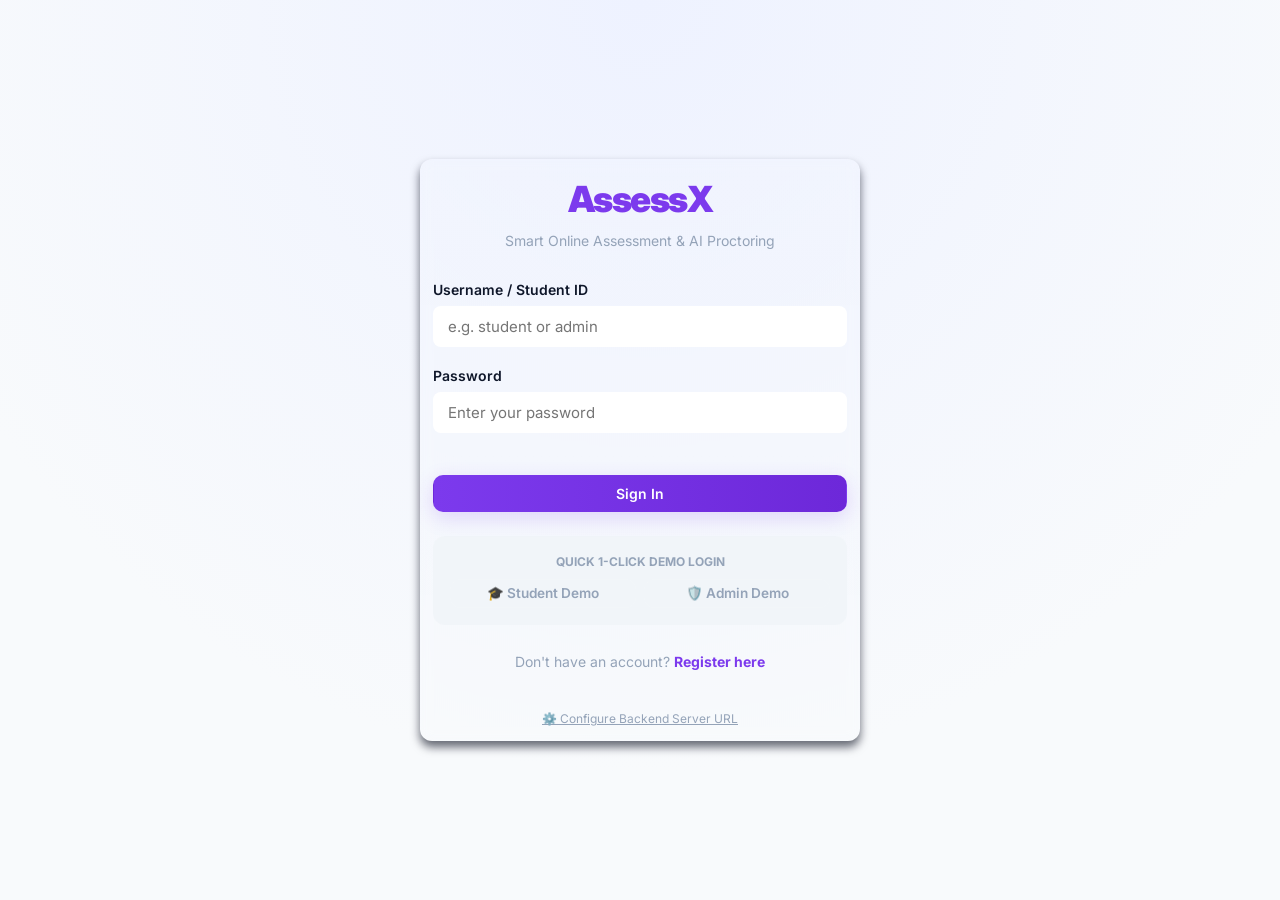
<file: frontend/index.html>
<!DOCTYPE html>
<html lang="en">
<head>
    <meta charset="UTF-8">
    <meta name="viewport" content="width=device-width, initial-scale=1.0">
    <title>AssessX - Smart Online Assessment & Proctoring System</title>
    <link href="https://fonts.googleapis.com/css2?family=Inter:wght@400;500;600;700;800;900&display=swap" rel="stylesheet">
    <link rel="stylesheet" href="css/style.css">
    <link rel="stylesheet" href="css/design-system.css">
</head>
<body>
    <div class="auth-container">
        <div class="card auth-card">
            <div class="auth-header">
                <div class="auth-logo">AssessX</div>
                <div class="auth-subtitle">Smart Online Assessment & AI Proctoring</div>
            </div>

            <div id="alertMessage" class="alert hidden"></div>

            <form id="loginForm">
                <div class="form-group">
                    <label class="form-label" for="username">Username / Student ID</label>
                    <input type="text" id="username" class="form-control" required placeholder="e.g. student or admin">
                </div>
                
                <div class="form-group">
                    <label class="form-label" for="password">Password</label>
                    <input type="password" id="password" class="form-control" required placeholder="Enter your password">
                </div>

                <button type="submit" class="btn btn-primary btn-block mt-3">Sign In</button>
            </form>

            <div class="quick-demo-box text-center">
                <div style="font-size: 0.75rem; font-weight: 700; color: var(--text-muted); text-transform: uppercase; margin-bottom: 0.5rem;">
                    Quick 1-Click Demo Login
                </div>
                <div class="flex gap-1">
                    <button type="button" id="quickStudentBtn" class="btn btn-outline btn-sm" style="flex: 1;">
                        🎓 Student Demo
                    </button>
                    <button type="button" id="quickAdminBtn" class="btn btn-outline btn-sm" style="flex: 1;">
                        🛡️ Admin Demo
                    </button>
                </div>
            </div>

            <div class="text-center mt-3">
                <a href="register.html" class="auth-subtitle">Don't have an account? <strong style="color: var(--primary);">Register here</strong></a>
            </div>

            <div class="text-center mt-3" style="font-size: 0.75rem; border-top: 1px dashed var(--border); padding-top: 0.75rem;">
                <button type="button" id="toggleServerSettingsBtn" style="background: transparent; border: none; font-size: 0.75rem; color: var(--text-muted); cursor: pointer; text-decoration: underline;">
                    ⚙️ Configure Backend Server URL
                </button>
                <div id="serverSettingsBox" class="hidden mt-2" style="background: #F8FAFC; border: 1px solid var(--border); border-radius: 0.375rem; padding: 0.625rem; text-align: left;">
                    <label class="form-label" style="font-size: 0.7rem; margin-bottom: 0.25rem;">Backend API URL (Render/Railway):</label>
                    <div class="flex gap-1">
                        <input type="text" id="apiBaseUrlInput" class="form-control" style="font-size: 0.75rem; padding: 0.3rem 0.5rem;" placeholder="https://assessx-backend.onrender.com/api/v1">
                        <button type="button" id="saveApiUrlBtn" class="btn btn-primary btn-sm" style="font-size: 0.75rem; padding: 0.3rem 0.6rem;">Save</button>
                    </div>
                    <span id="apiUrlSaveMsg" class="hidden" style="font-size: 0.7rem; color: var(--secondary); margin-top: 0.25rem; display: block;">Saved! Reloading...</span>
                </div>
            </div>
        </div>
    </div>

    <script src="js/api.js?v=3"></script>
    <script src="js/auth.js?v=3"></script>
    <script src="js/ui-components.js?v=1"></script>
    <script src="js/ux-enhance.js?v=1"></script>
</body>
</html>
</file>
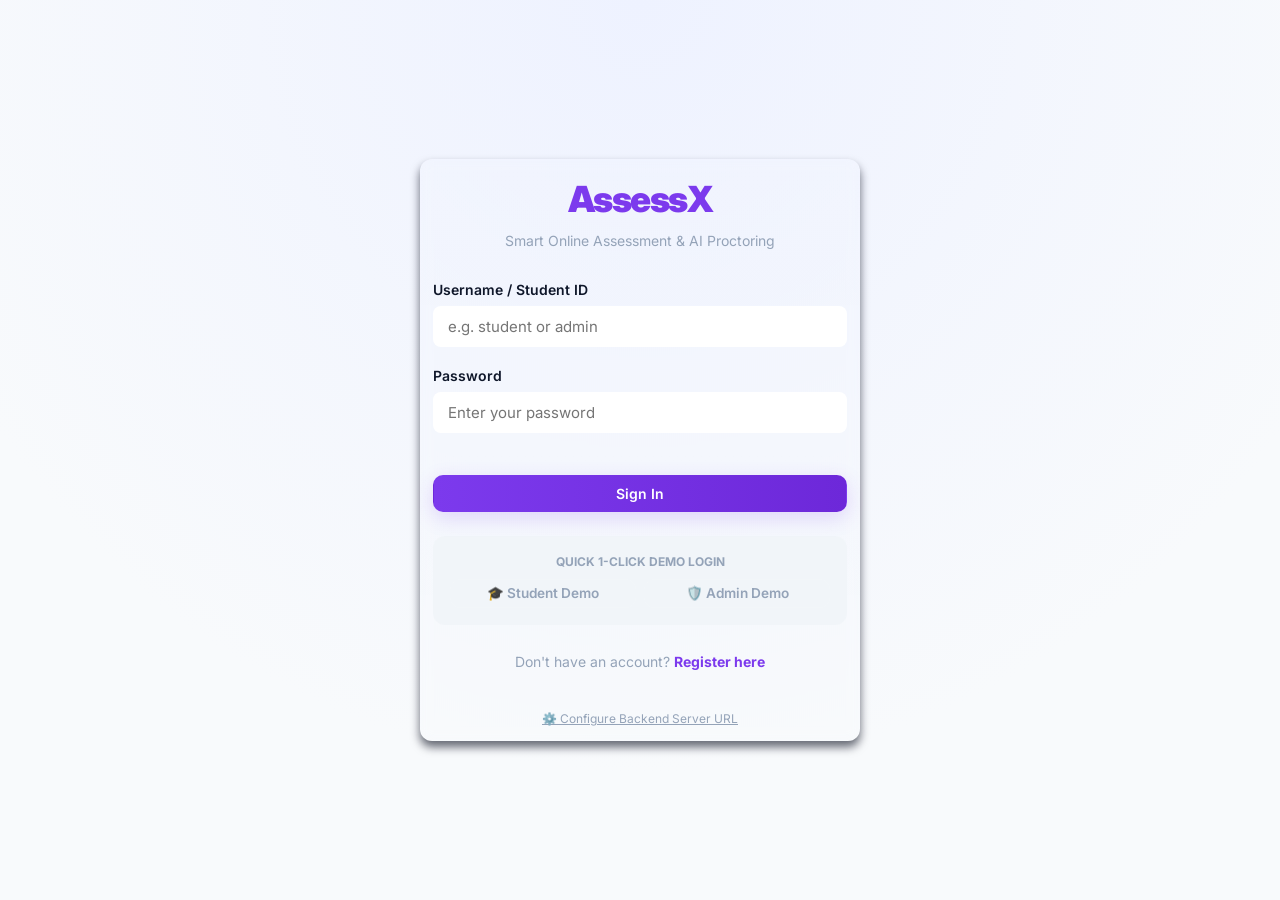
<file: frontend/admin-dashboard.html>
<!DOCTYPE html>
<html lang="en">
<head>
    <meta charset="UTF-8">
    <meta name="viewport" content="width=device-width, initial-scale=1.0">
    <title>Admin Dashboard - AssessX</title>
    <link href="https://fonts.googleapis.com/css2?family=Inter:wght@400;500;600;700;800&display=swap" rel="stylesheet">
    <link rel="stylesheet" href="css/style.css">
    <link rel="stylesheet" href="css/design-system.css">
</head>
<body>
    <nav class="navbar">
        <div class="container">
            <div class="nav-brand">
                <span>AssessX</span>
                <span class="badge badge-warning">Admin Console</span>
            </div>
            <div class="nav-user">
                <span id="adminName" style="font-weight: 600; font-size: 0.9rem;">Welcome, Admin</span>
                <button id="logoutBtn" class="btn btn-outline btn-sm">Logout</button>
            </div>
        </div>
    </nav>

    <div class="container mt-4 mb-4">
        <div class="flex justify-between items-center mb-3">
            <div>
                <h2>Examinations & Proctoring Oversight</h2>
                <p style="color: var(--text-muted); font-size: 0.9375rem;">Manage test configurations, review submissions, and monitor integrity logs</p>
            </div>
            <button id="openCreateModalBtn" class="btn btn-primary">
                + Create New Assessment
            </button>
        </div>

        <!-- Metrics Overview Grid -->
        <div class="grid grid-cols-4 mb-4">
            <div class="stat-card">
                <div class="stat-label">Active Assessments</div>
                <div class="stat-val" id="statAssessmentsCount">-</div>
            </div>
            <div class="stat-card">
                <div class="stat-label">Total Submissions</div>
                <div class="stat-val" id="statSubmissionsCount" style="color: var(--primary);">-</div>
            </div>
            <div class="stat-card">
                <div class="stat-label">Average Score</div>
                <div class="stat-val" id="statAvgScore" style="color: var(--secondary);">-</div>
            </div>
            <div class="stat-card">
                <div class="stat-label">Flagged Violations</div>
                <div class="stat-val" id="statViolationsCount" style="color: var(--danger);">-</div>
            </div>
        </div>

        <!-- Assessments Management -->
        <div class="card mb-4">
            <h3 class="mb-2">Configured Assessments</h3>
            <div class="table-responsive">
                <table style="width: 100%; border-collapse: collapse; text-align: left; font-size: 0.9rem;">
                    <thead>
                        <tr style="border-bottom: 2px solid var(--border); color: var(--text-muted);">
                            <th style="padding: 0.75rem;">Title</th>
                            <th style="padding: 0.75rem;">Category</th>
                            <th style="padding: 0.75rem;">Questions</th>
                            <th style="padding: 0.75rem;">Total Marks</th>
                            <th style="padding: 0.75rem;">Duration</th>
                            <th style="padding: 0.75rem; text-align: right;">Action</th>
                        </tr>
                    </thead>
                    <tbody id="assessmentsTableBody">
                        <tr>
                            <td colspan="6" class="text-center" style="padding: 1.5rem; color: var(--text-muted);">
                                Loading assessments...
                            </td>
                        </tr>
                    </tbody>
                </table>
            </div>
        </div>

        <!-- Candidate Submissions Log -->
        <div class="card">
            <h3 class="mb-2">Candidate Submissions & Proctoring Log</h3>
            <div class="table-responsive">
                <table style="width: 100%; border-collapse: collapse; text-align: left; font-size: 0.9rem;">
                    <thead>
                        <tr style="border-bottom: 2px solid var(--border); color: var(--text-muted);">
                            <th style="padding: 0.75rem;">Candidate Name</th>
                            <th style="padding: 0.75rem;">Assessment</th>
                            <th style="padding: 0.75rem;">Score</th>
                            <th style="padding: 0.75rem;">Status</th>
                            <th style="padding: 0.75rem;">Integrity Log</th>
                            <th style="padding: 0.75rem;">Submitted At</th>
                            <th style="padding: 0.75rem; text-align: right;">Scorecard</th>
                        </tr>
                    </thead>
                    <tbody id="adminSubmissionsTableBody">
                        <tr>
                            <td colspan="7" class="text-center" style="padding: 1.5rem; color: var(--text-muted);">
                                Loading submissions...
                            </td>
                        </tr>
                    </tbody>
                </table>
            </div>
        </div>
    </div>

    <!-- Create Assessment Modal -->
    <div id="createModal" class="modal-overlay hidden">
        <div class="modal-content" style="max-width: 700px;">
            <div class="flex justify-between items-center mb-3">
                <h3>Create New Assessment</h3>
                <button id="closeModalBtn" style="background: none; border: none; font-size: 1.5rem; cursor: pointer;">&times;</button>
            </div>

            <form id="createAssessmentForm">
                <div class="form-group">
                    <label class="form-label" for="examTitleInput">Assessment Title *</label>
                    <input type="text" id="examTitleInput" class="form-control" required placeholder="e.g. Fullstack React & Node.js Assessment">
                </div>

                <div class="grid grid-cols-2 gap-2 mb-2">
                    <div class="form-group">
                        <label class="form-label" for="examCategoryInput">Category</label>
                        <input type="text" id="examCategoryInput" class="form-control" placeholder="e.g. Web Development">
                    </div>
                    <div class="form-group">
                        <label class="form-label" for="examDurationInput">Duration (Minutes) *</label>
                        <input type="number" id="examDurationInput" class="form-control" min="5" value="30" required>
                    </div>
                </div>

                <div class="form-group">
                    <label class="form-label" for="examDescriptionInput">Description</label>
                    <textarea id="examDescriptionInput" class="form-control" rows="2" placeholder="Brief summary of test topics"></textarea>
                </div>

                <div class="mb-3">
                    <div class="flex justify-between items-center mb-2">
                        <label class="form-label" style="margin-bottom: 0;">Questions *</label>
                        <button type="button" id="addQuestionBtn" class="btn btn-outline btn-sm">+ Add Question</button>
                    </div>
                    <div id="questionsContainer" class="flex flex-col gap-2">
                        <!-- Dynamic Question Blocks -->
                    </div>
                </div>

                <div class="flex gap-2 justify-between" style="border-top: 1px solid var(--border); padding-top: 1rem;">
                    <button type="button" id="cancelModalBtn" class="btn btn-outline">Cancel</button>
                    <button type="submit" class="btn btn-primary">Save Assessment</button>
                </div>
            </form>
        </div>
    </div>

    <script src="js/api.js?v=3"></script>
    <script src="js/admin.js?v=3"></script>
    <script src="js/ui-components.js?v=1"></script>
    <script src="js/ux-enhance.js?v=1"></script>
</body>
</html>
</file>
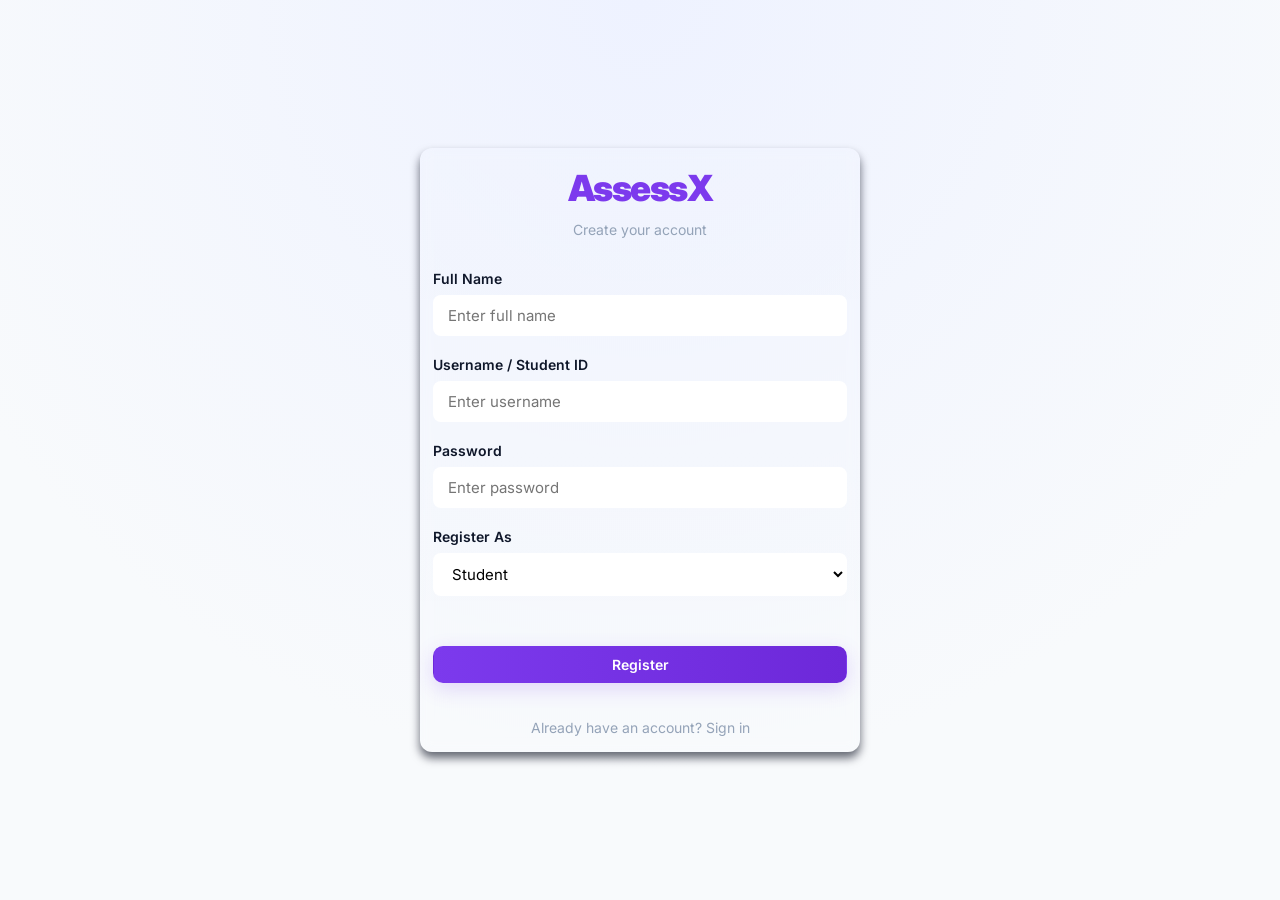
<file: frontend/register.html>
<!DOCTYPE html>
<html lang="en">
<head>
    <meta charset="UTF-8">
    <meta name="viewport" content="width=device-width, initial-scale=1.0">
    <title>Register - AssessX</title>
    <link href="https://fonts.googleapis.com/css2?family=Inter:wght@400;500;600;700&display=swap" rel="stylesheet">
    <link rel="stylesheet" href="css/style.css">
    <link rel="stylesheet" href="css/design-system.css">
</head>
<body>
    <div class="auth-container">
        <div class="card auth-card">
            <div class="auth-header">
                <div class="auth-logo">AssessX</div>
                <div class="auth-subtitle">Create your account</div>
            </div>

            <div id="alertMessage" class="alert hidden"></div>

            <form id="registerForm">
                <div class="form-group">
                    <label class="form-label" for="name">Full Name</label>
                    <input type="text" id="name" class="form-control" required placeholder="Enter full name">
                </div>

                <div class="form-group">
                    <label class="form-label" for="username">Username / Student ID</label>
                    <input type="text" id="username" class="form-control" required placeholder="Enter username">
                </div>
                
                <div class="form-group">
                    <label class="form-label" for="password">Password</label>
                    <input type="password" id="password" class="form-control" required placeholder="Enter password">
                </div>

                <div class="form-group">
                    <label class="form-label" for="role">Register As</label>
                    <select id="role" class="form-control" required>
                        <option value="student">Student</option>
                        <option value="admin">Admin</option>
                    </select>
                </div>

                <button type="submit" class="btn btn-primary btn-block mt-4">Register</button>
            </form>

            <div class="text-center mt-4">
                <a href="index.html" class="auth-subtitle">Already have an account? Sign in</a>
            </div>
        </div>
    </div>

    <script src="js/api.js?v=3"></script>
    <script src="js/auth.js?v=3"></script>
    <script src="js/ui-components.js?v=1"></script>
    <script src="js/ux-enhance.js?v=1"></script>
</body>
</html>
</file>
<file: frontend/css/style.css>
:root {
    --primary: #4F46E5;
    --primary-hover: #4338CA;
    --primary-light: #EEF2FF;
    --secondary: #10B981;
    --secondary-light: #ECFDF5;
    --bg-color: #F8FAFC;
    --card-bg: #FFFFFF;
    --text-color: #0F172A;
    --text-muted: #64748B;
    --danger: #EF4444;
    --danger-light: #FEF2F2;
    --warning: #F59E0B;
    --warning-light: #FFFBEB;
    --border: #E2E8F0;
    --shadow-sm: 0 1px 2px 0 rgba(0, 0, 0, 0.05);
    --shadow: 0 4px 6px -1px rgba(0, 0, 0, 0.1), 0 2px 4px -2px rgba(0, 0, 0, 0.05);
    --shadow-lg: 0 10px 25px -5px rgba(0, 0, 0, 0.1), 0 8px 10px -6px rgba(0, 0, 0, 0.04);
}

/* Coding workspace panels are created by exam.js for coding questions. */
.coding-mode .coding-editor-panel .code-editor-box { border-radius: 1rem; box-shadow: var(--shadow-sm); border: 1px solid #24324b; }
.coding-mode .coding-results-panel { margin-bottom: 1rem; border-radius: 1rem; }

/* Initial student dashboard and coding-workspace refresh */
.skip-link{position:absolute;left:1rem;top:-4rem;background:#111827;color:#fff;padding:.7rem 1rem;border-radius:.5rem;z-index:200}.skip-link:focus{top:1rem}.sr-only{position:absolute;width:1px;height:1px;padding:0;margin:-1px;overflow:hidden;clip:rect(0,0,0,0);white-space:nowrap;border:0}.student-dashboard{background:#f6f7fb}.dashboard-shell{padding-top:3rem;padding-bottom:4rem}.dashboard-hero{display:flex;justify-content:space-between;align-items:end;gap:2rem;margin-bottom:2rem}.dashboard-hero h1{font-size:clamp(2rem,4vw,3.25rem);max-width:700px}.dashboard-hero p:not(.eyebrow){max-width:610px;color:var(--text-muted);margin-top:.65rem}.eyebrow{font-size:.72rem;font-weight:800;letter-spacing:.12em;text-transform:uppercase;color:var(--primary);margin-bottom:.45rem}.dashboard-stats{display:grid;grid-template-columns:repeat(4,1fr);gap:1rem;margin-bottom:2.5rem}.metric-card{min-height:156px;border-radius:1rem;padding:1.25rem;background:#fff;border:1px solid var(--border);box-shadow:var(--shadow-sm);position:relative;overflow:hidden}.metric-card:after{content:"";position:absolute;width:94px;height:94px;border-radius:50%;right:-30px;bottom:-37px;background:currentColor;opacity:.07}.metric-card p,.metric-card small{display:block;color:var(--text-muted);font-size:.78rem}.metric-card strong{display:block;font-size:2rem;line-height:1.1;margin:.7rem 0;color:#172554}.metric-icon{font-weight:800}.metric-indigo{color:#4f46e5}.metric-green{color:#059669}.metric-amber{color:#d97706}.metric-slate{color:#475569}.dashboard-content-grid{display:grid;grid-template-columns:minmax(0,1fr) 310px;gap:1.5rem}.section-heading{display:flex;align-items:center;justify-content:space-between;margin-bottom:1rem}.section-heading h2{font-size:1.25rem}.assessment-grid{display:grid;grid-template-columns:repeat(2,minmax(0,1fr));gap:1rem}.assessment-card{background:#fff;border:1px solid var(--border);border-radius:1rem;padding:1.25rem;display:flex;flex-direction:column;gap:1rem;transition:transform .2s,box-shadow .2s}.assessment-card:hover{transform:translateY(-3px);box-shadow:var(--shadow)}.assessment-meta{display:flex;gap:.8rem;color:var(--text-muted);font-size:.8rem}.assessment-card h3{font-size:1.05rem}.assessment-card p{color:var(--text-muted);font-size:.85rem}.assessment-footer{display:flex;justify-content:space-between;align-items:center;margin-top:auto;padding-top:1rem;border-top:1px solid var(--border);font-size:.8rem}.attempts-panel,.insight-panel{background:#fff;border:1px solid var(--border);border-radius:1rem;padding:1.25rem;margin-top:2rem}.insight-panel{margin-top:0;align-self:start}.attempts-panel table{width:100%;border-collapse:collapse;font-size:.85rem}.attempts-panel th,.attempts-panel td{padding:.85rem;text-align:left;border-bottom:1px solid var(--border)}.attempts-panel th{font-size:.7rem;text-transform:uppercase;color:var(--text-muted);letter-spacing:.05em}.radar-wrap{display:grid;place-items:center;padding:.5rem}.skill-radar{width:230px}.radar-grid polygon,.radar-grid path{fill:none;stroke:#dbe2ef;stroke-width:1}.radar-value{fill:rgba(79,70,229,.24);stroke:#4f46e5;stroke-width:2}.skill-legend{list-style:none;margin:0}.skill-legend li{display:flex;align-items:center;gap:.5rem;padding:.55rem 0;border-bottom:1px solid #f1f5f9;font-size:.84rem}.skill-legend strong{margin-left:auto}.legend-dot{width:9px;height:9px;border-radius:50%}.indigo{background:#4f46e5}.green{background:#10b981}.amber{background:#f59e0b}.insight-tip{font-size:.82rem;color:var(--text-muted);margin-top:1rem;line-height:1.5}.skeleton{background:linear-gradient(90deg,#eef2f7 25%,#f8fafc 37%,#eef2f7 63%);background-size:400% 100%;animation:shimmer 1.3s infinite}.assessment-skeletons{display:grid;grid-template-columns:1fr 1fr;gap:1rem}.assessment-skeleton{height:220px;border-radius:1rem}.skeleton-line{height:20px;border-radius:.35rem}@keyframes shimmer{0%{background-position:100% 0}100%{background-position:-100% 0}}.coding-mode .exam-grid{max-width:1600px;margin:0 auto;grid-template-columns:minmax(250px,.8fr) minmax(440px,1.55fr) minmax(240px,.7fr);gap:1rem}.coding-mode .question-card{height:calc(100vh - 180px);overflow:auto;margin:0!important}.coding-mode #optionsContainer .code-editor-box{border-radius:1rem;box-shadow:var(--shadow-sm);border:1px solid #24324b}.coding-mode #optionsContainer .test-cases-panel{margin-top:1rem;border-radius:1rem}.coding-mode .proctor-widget,.coding-mode .card{border-radius:1rem}.coding-mode #terminalConsole{min-height:125px}.coding-mode .CodeMirror{height:calc(100vh - 390px)!important;min-height:340px}@media(max-width:980px){.dashboard-stats{grid-template-columns:repeat(2,1fr)}.dashboard-content-grid{grid-template-columns:1fr}.insight-panel{margin-top:0}.coding-mode .exam-grid{grid-template-columns:1fr}.coding-mode .question-card{height:auto}.coding-mode .CodeMirror{height:340px!important}}@media(max-width:620px){.dashboard-hero{align-items:start;flex-direction:column}.dashboard-stats,.assessment-grid,.assessment-skeletons{grid-template-columns:1fr}.dashboard-shell{padding-top:2rem}.metric-card{min-height:132px}}

* {
    margin: 0;
    padding: 0;
    box-sizing: border-box;
    font-family: 'Inter', -apple-system, BlinkMacSystemFont, 'Segoe UI', Roboto, sans-serif;
}

body {
    background-color: var(--bg-color);
    color: var(--text-color);
    line-height: 1.5;
    min-height: 100vh;
}

/* Typography */
h1, h2, h3, h4, h5 {
    font-weight: 700;
    color: var(--text-color);
    letter-spacing: -0.02em;
}

a {
    color: var(--primary);
    text-decoration: none;
    transition: color 0.15s;
}

a:hover {
    color: var(--primary-hover);
}

/* Layout Utilities */
.container {
    max-width: 1200px;
    margin: 0 auto;
    padding: 0 1.25rem;
}

.flex { display: flex; }
.flex-col { display: flex; flex-direction: column; }
.items-center { align-items: center; }
.justify-between { justify-content: space-between; }
.justify-center { justify-content: center; }
.gap-1 { gap: 0.5rem; }
.gap-2 { gap: 1rem; }
.gap-3 { gap: 1.5rem; }
.gap-4 { gap: 2rem; }
.text-center { text-align: center; }
.hidden { display: none !important; }

.mt-1 { margin-top: 0.5rem; }
.mt-2 { margin-top: 1rem; }
.mt-3 { margin-top: 1.5rem; }
.mt-4 { margin-top: 2rem; }
.mb-1 { margin-bottom: 0.5rem; }
.mb-2 { margin-bottom: 1rem; }
.mb-3 { margin-bottom: 1.5rem; }
.mb-4 { margin-bottom: 2rem; }

/* Grid Layouts */
.grid { display: grid; gap: 1.5rem; }
.grid-cols-2 { grid-template-columns: repeat(auto-fit, minmax(320px, 1fr)); }
.grid-cols-3 { grid-template-columns: repeat(auto-fit, minmax(260px, 1fr)); }
.grid-cols-4 { grid-template-columns: repeat(auto-fit, minmax(200px, 1fr)); }

/* Navbar */
.navbar {
    background: var(--card-bg);
    border-bottom: 1px solid var(--border);
    padding: 0.875rem 0;
    box-shadow: var(--shadow-sm);
    position: sticky;
    top: 0;
    z-index: 50;
}

.nav-brand {
    font-size: 1.35rem;
    font-weight: 800;
    color: var(--primary);
    display: flex;
    align-items: center;
    gap: 0.5rem;
}

.nav-user {
    display: flex;
    align-items: center;
    gap: 1rem;
}

/* Cards */
.card {
    background-color: var(--card-bg);
    border: 1px solid var(--border);
    border-radius: 0.75rem;
    box-shadow: var(--shadow-sm);
    padding: 1.5rem;
    transition: transform 0.2s ease, box-shadow 0.2s ease;
}

.card:hover {
    box-shadow: var(--shadow);
}

.stat-card {
    background: var(--card-bg);
    border: 1px solid var(--border);
    border-radius: 0.75rem;
    padding: 1.25rem;
    box-shadow: var(--shadow-sm);
}

.stat-val {
    font-size: 1.875rem;
    font-weight: 800;
    color: var(--text-color);
    margin-top: 0.25rem;
}

.stat-label {
    color: var(--text-muted);
    font-size: 0.8125rem;
    text-transform: uppercase;
    letter-spacing: 0.05em;
    font-weight: 600;
}

/* Buttons */
.btn {
    display: inline-flex;
    align-items: center;
    justify-content: center;
    padding: 0.625rem 1.25rem;
    border-radius: 0.5rem;
    font-weight: 600;
    font-size: 0.875rem;
    cursor: pointer;
    border: 1px solid transparent;
    transition: all 0.15s ease;
    text-align: center;
    gap: 0.5rem;
}

.btn-primary {
    background-color: var(--primary);
    color: #FFFFFF;
}

.btn-primary:hover {
    background-color: var(--primary-hover);
    transform: translateY(-1px);
    box-shadow: var(--shadow);
}

.btn-secondary {
    background-color: var(--secondary);
    color: #FFFFFF;
}

.btn-secondary:hover {
    background-color: #059669;
}

.btn-danger {
    background-color: var(--danger);
    color: #FFFFFF;
}

.btn-danger:hover {
    background-color: #DC2626;
}

.btn-outline {
    background-color: transparent;
    border-color: var(--border);
    color: var(--text-color);
}

.btn-outline:hover {
    background-color: var(--bg-color);
    border-color: var(--text-muted);
}

.btn-sm {
    padding: 0.375rem 0.75rem;
    font-size: 0.8125rem;
}

.btn-block {
    display: flex;
    width: 100%;
}

/* Forms */
.form-group {
    margin-bottom: 1.125rem;
}

.form-label {
    display: block;
    margin-bottom: 0.375rem;
    font-weight: 600;
    font-size: 0.875rem;
    color: var(--text-color);
}

.form-control {
    width: 100%;
    padding: 0.625rem 0.875rem;
    border: 1px solid var(--border);
    border-radius: 0.5rem;
    outline: none;
    font-size: 0.9375rem;
    background-color: #FFFFFF;
    transition: border-color 0.15s, box-shadow 0.15s;
}

.form-control:focus {
    border-color: var(--primary);
    box-shadow: 0 0 0 3px rgba(79, 70, 229, 0.15);
}

/* Badges */
.badge {
    display: inline-flex;
    align-items: center;
    padding: 0.25rem 0.625rem;
    font-size: 0.75rem;
    font-weight: 700;
    border-radius: 9999px;
}

.badge-primary { background-color: var(--primary-light); color: var(--primary); }
.badge-success { background-color: var(--secondary-light); color: var(--secondary); }
.badge-warning { background-color: var(--warning-light); color: var(--warning); }
.badge-danger { background-color: var(--danger-light); color: var(--danger); }

/* Alerts */
.alert {
    padding: 0.875rem 1.125rem;
    border-radius: 0.5rem;
    margin-bottom: 1.25rem;
    font-size: 0.875rem;
    font-weight: 500;
    display: flex;
    align-items: center;
    gap: 0.5rem;
}

.alert-danger {
    background-color: var(--danger-light);
    color: #991B1B;
    border: 1px solid #FCA5A5;
}

.alert-success {
    background-color: var(--secondary-light);
    color: #065F46;
    border: 1px solid #6EE7B7;
}

.alert-warning {
    background-color: var(--warning-light);
    color: #92400E;
    border: 1px solid #FCD34D;
}

/* Auth Layout */
.auth-container {
    min-height: 100vh;
    display: flex;
    align-items: center;
    justify-content: center;
    padding: 1.5rem;
    background: radial-gradient(circle at top, #EEF2FF 0%, var(--bg-color) 70%);
}

.auth-card {
    width: 100%;
    max-width: 440px;
    background: #FFFFFF;
    border-radius: 1rem;
    padding: 2.25rem;
    box-shadow: var(--shadow-lg);
}

.auth-header {
    text-align: center;
    margin-bottom: 1.75rem;
}

.auth-logo {
    font-size: 2.25rem;
    font-weight: 900;
    color: var(--primary);
    letter-spacing: -0.04em;
}

.auth-subtitle {
    color: var(--text-muted);
    font-size: 0.875rem;
    margin-top: 0.25rem;
}

.quick-demo-box {
    margin-top: 1.5rem;
    padding: 1rem;
    background: #F1F5F9;
    border-radius: 0.75rem;
    border: 1px dashed var(--border);
}

/* Exam Room Layout */
.exam-header {
    background: var(--card-bg);
    border-bottom: 1px solid var(--border);
    padding: 0.875rem 1.5rem;
    display: flex;
    justify-content: space-between;
    align-items: center;
    position: sticky;
    top: 0;
    z-index: 40;
}

.timer-badge {
    background: #1E293B;
    color: #38BDF8;
    padding: 0.5rem 1rem;
    border-radius: 9999px;
    font-family: 'Courier New', monospace;
    font-size: 1.125rem;
    font-weight: 700;
    display: inline-flex;
    align-items: center;
    gap: 0.5rem;
    box-shadow: 0 0 10px rgba(56, 189, 248, 0.2);
}

.exam-grid {
    display: grid;
    grid-template-columns: 1fr 320px;
    gap: 1.5rem;
    padding: 1.5rem 0;
}

@media (max-width: 900px) {
    .exam-grid { grid-template-columns: 1fr; }
}

.question-card {
    background: var(--card-bg);
    border-radius: 0.75rem;
    border: 1px solid var(--border);
    padding: 2rem;
    box-shadow: var(--shadow-sm);
}

.question-text {
    font-size: 1.15rem;
    font-weight: 600;
    color: var(--text-color);
    margin-bottom: 1.5rem;
}

.option-item {
    display: flex;
    align-items: center;
    gap: 1rem;
    padding: 1rem 1.25rem;
    border: 1.5px solid var(--border);
    border-radius: 0.625rem;
    margin-bottom: 0.875rem;
    cursor: pointer;
    transition: all 0.15s ease;
    background: #FFFFFF;
}

.option-item:hover {
    border-color: var(--primary);
    background: var(--primary-light);
}

.option-item.selected {
    border-color: var(--primary);
    background: #EEF2FF;
    font-weight: 600;
    box-shadow: 0 0 0 1px var(--primary);
}

.option-letter {
    width: 32px;
    height: 32px;
    border-radius: 50%;
    background: var(--bg-color);
    border: 1px solid var(--border);
    display: flex;
    align-items: center;
    justify-content: center;
    font-weight: 700;
    font-size: 0.875rem;
    color: var(--text-muted);
}

.option-item.selected .option-letter {
    background: var(--primary);
    color: #FFFFFF;
    border-color: var(--primary);
}

/* Palette / Navigation */
.palette-grid {
    display: grid;
    grid-template-columns: repeat(5, 1fr);
    gap: 0.5rem;
    margin-top: 1rem;
}

.palette-btn {
    height: 40px;
    display: flex;
    align-items: center;
    justify-content: center;
    border-radius: 0.375rem;
    border: 1px solid var(--border);
    background: #FFFFFF;
    font-weight: 600;
    font-size: 0.875rem;
    cursor: pointer;
    transition: all 0.15s ease;
}

.palette-btn.current {
    border: 2px solid var(--primary);
}

.palette-btn.answered {
    background: var(--secondary);
    color: #FFFFFF;
    border-color: var(--secondary);
}

.palette-btn.flagged {
    background: var(--warning);
    color: #FFFFFF;
    border-color: var(--warning);
}

/* Proctoring Sidebar Widget */
.proctor-widget {
    background: #0F172A;
    color: #F8FAFC;
    border-radius: 0.75rem;
    padding: 1rem;
    text-align: center;
    margin-bottom: 1.25rem;
}

.webcam-feed {
    width: 100%;
    height: 140px;
    background: #1E293B;
    border-radius: 0.5rem;
    display: flex;
    flex-direction: column;
    align-items: center;
    justify-content: center;
    margin: 0.75rem 0;
    border: 1px dashed #334155;
    position: relative;
    overflow: hidden;
}

.rec-dot {
    width: 8px;
    height: 8px;
    border-radius: 50%;
    background: #EF4444;
    display: inline-block;
    animation: pulse 1.5s infinite;
}

@keyframes pulse {
    0%, 100% { opacity: 1; transform: scale(1); }
    50% { opacity: 0.4; transform: scale(1.2); }
}

/* Result Scorecard */
.score-hero {
    background: linear-gradient(135deg, #1E1B4B 0%, #312E81 100%);
    color: #FFFFFF;
    border-radius: 1rem;
    padding: 2.5rem;
    text-align: center;
    box-shadow: var(--shadow-lg);
}

.score-circle {
    width: 130px;
    height: 130px;
    border-radius: 50%;
    border: 6px solid #38BDF8;
    display: flex;
    flex-direction: column;
    align-items: center;
    justify-content: center;
    margin: 1.5rem auto;
    background: rgba(255, 255, 255, 0.05);
}

.score-num {
    font-size: 2.25rem;
    font-weight: 900;
    line-height: 1;
}

/* Modal */
.modal-overlay {
    position: fixed;
    top: 0;
    left: 0;
    right: 0;
    bottom: 0;
    background: rgba(15, 23, 42, 0.6);
    backdrop-filter: blur(4px);
    display: flex;
    align-items: center;
    justify-content: center;
    z-index: 100;
    padding: 1rem;
}

.modal-content {
    background: #FFFFFF;
    border-radius: 1rem;
    max-width: 600px;
    width: 100%;
    max-height: 90vh;
    overflow-y: auto;
    padding: 2rem;
    box-shadow: var(--shadow-lg);
}

/* Exam Security & Lockdown Mode */
body.exam-lockdown {
    user-select: none !important;
    -webkit-user-select: none !important;
    -moz-user-select: none !important;
    -ms-user-select: none !important;
}

.phone-alert-flash {
    border: 3px solid #EF4444 !important;
    box-shadow: 0 0 20px rgba(239, 68, 68, 0.6) !important;
    animation: alertBorder 0.8s infinite alternate ease-in-out;
}

@keyframes alertBorder {
    from { border-color: #EF4444; }
    to { border-color: #FCD34D; }
}

.detection-canvas {
    position: absolute;
    top: 0;
    left: 0;
    width: 100%;
    height: 100%;
    pointer-events: none;
    z-index: 5;
}

.key-blocked-toast {
    position: fixed;
    bottom: 2rem;
    left: 50%;
    transform: translateX(-50%);
    background: #1E293B;
    color: #F87171;
    border: 1px solid #EF4444;
    padding: 0.75rem 1.5rem;
    border-radius: 9999px;
    font-size: 0.875rem;
    font-weight: 600;
    z-index: 1000;
    box-shadow: var(--shadow-lg);
    display: flex;
    align-items: center;
    gap: 0.5rem;
    animation: fadeInOut 3s forwards;
}

@keyframes fadeInOut {
    0% { opacity: 0; transform: translate(-50%, 10px); }
    15% { opacity: 1; transform: translate(-50%, 0); }
    85% { opacity: 1; transform: translate(-50%, 0); }
    100% { opacity: 0; transform: translate(-50%, -10px); }
}

.lockdown-overlay {
    position: fixed;
    top: 0;
    left: 0;
    right: 0;
    bottom: 0;
    background: rgba(15, 23, 42, 0.96);
    backdrop-filter: blur(8px);
    z-index: 9999;
    display: flex;
    flex-direction: column;
    align-items: center;
    justify-content: center;
    color: #FFFFFF;
    text-align: center;
    padding: 1.5rem;
}

/* ========================================================
   Live Code Editor & Terminal Console (Coding Questions)
   ======================================================== */
.code-editor-box {
    background: #0F172A;
    border: 1px solid #334155;
    border-radius: 0.75rem;
    overflow: hidden;
    margin-top: 1rem;
    box-shadow: var(--shadow-sm);
}

.code-editor-header {
    background: #1E293B;
    padding: 0.625rem 1rem;
    display: flex;
    justify-content: space-between;
    align-items: center;
    border-bottom: 1px solid #334155;
}

.lang-pill {
    background: #334155;
    color: #38BDF8;
    font-size: 0.75rem;
    font-weight: 700;
    padding: 0.2rem 0.6rem;
    border-radius: 9999px;
    text-transform: uppercase;
    letter-spacing: 0.05em;
    display: flex;
    align-items: center;
    gap: 0.35rem;
}

.code-textarea {
    width: 100%;
    min-height: 220px;
    background: #0F172A;
    color: #F8FAFC;
    font-family: 'Fira Code', 'Courier New', Consolas, monospace;
    font-size: 0.9375rem;
    line-height: 1.6;
    padding: 1rem;
    border: none;
    outline: none;
    resize: vertical;
    tab-size: 4;
}

.code-textarea:focus {
    box-shadow: inset 0 0 0 1px #6366F1;
}

.code-actions-bar {
    background: #1E293B;
    padding: 0.625rem 1rem;
    display: flex;
    justify-content: space-between;
    align-items: center;
    border-top: 1px solid #334155;
    flex-wrap: wrap;
    gap: 0.5rem;
}

.terminal-console {
    background: #090D16;
    color: #A7F3D0;
    font-family: 'Courier New', Consolas, monospace;
    font-size: 0.8125rem;
    padding: 0.875rem 1rem;
    border-top: 1px dashed #334155;
    max-height: 160px;
    overflow-y: auto;
    white-space: pre-wrap;
}

.terminal-console.error {
    color: #F87171;
}

.testcase-card {
    background: #1E293B;
    border: 1px solid #334155;
    border-radius: 0.5rem;
    padding: 0.75rem;
    font-size: 0.8125rem;
    color: #CBD5E1;
    margin-top: 0.5rem;
}

.testcase-card strong {
    color: #F8FAFC;
}

/* Question Type Selector Toggle */
.type-toggle-group {
    display: inline-flex;
    background: #F1F5F9;
    border-radius: 0.5rem;
    padding: 0.25rem;
    border: 1px solid var(--border);
    margin-bottom: 0.75rem;
}

.type-toggle-btn {
    padding: 0.35rem 0.875rem;
    font-size: 0.8125rem;
    font-weight: 600;
    border: none;
    border-radius: 0.375rem;
    background: transparent;
    cursor: pointer;
    color: var(--text-muted);
    transition: all 0.15s ease;
}

.type-toggle-btn.active {
    background: #FFFFFF;
    color: var(--primary);
    box-shadow: var(--shadow-sm);
}

/* Code Snippet in Result Scorecard */
.code-snippet-box {
    background: #0F172A;
    color: #E2E8F0;
    font-family: 'Courier New', Consolas, monospace;
    font-size: 0.875rem;
    padding: 1rem;
    border-radius: 0.5rem;
    overflow-x: auto;
    border: 1px solid #334155;
    line-height: 1.5;
    white-space: pre-wrap;
    margin-top: 0.5rem;
}

/* Motion & Micro-interactions */
@keyframes revealUp {
    from { opacity: 0; transform: translateY(12px) scale(0.995); }
    to   { opacity: 1; transform: translateY(0) scale(1); }
}

@keyframes floatSlow {
    0% { transform: translateY(0); }
    50% { transform: translateY(-6px); }
    100% { transform: translateY(0); }
}

.reveal-up {
    animation: revealUp 520ms cubic-bezier(.2,.9,.3,1) both;
}

.float-subtle { animation: floatSlow 6s ease-in-out infinite; }

/* Button ripple */
.btn { position: relative; overflow: hidden; }
.btn .ripple {
    position: absolute; border-radius: 50%; transform: scale(0); animation: ripple 600ms linear;
    background: rgba(255,255,255,0.35); pointer-events: none; mix-blend-mode: screen;
}
@keyframes ripple {
    to { transform: scale(4); opacity: 0; }
}

/* Reveal on-scroll (cards) */
.reveal-on-scroll { opacity: 0; transform: translateY(10px); transition: opacity 420ms ease, transform 420ms ease; }
.reveal-on-scroll.is-visible { opacity: 1; transform: translateY(0); }

/* Animated gradient hero for auth page */
.auth-hero-bg {
    background: linear-gradient(120deg, rgba(79,70,229,0.06), rgba(56,189,248,0.02));
    border-radius: 1rem;
    padding: 0.5rem;
}


/* ========================================================
   Responsive Media Queries: Desktop, Tablet, and Mobile
   ======================================================== */

/* Table Responsiveness */
.table-responsive {
    width: 100%;
    overflow-x: auto;
    -webkit-overflow-scrolling: touch;
}

.table-responsive::-webkit-scrollbar {
    height: 6px;
}

.table-responsive::-webkit-scrollbar-track {
    background: #F1F5F9;
    border-radius: 3px;
}

.table-responsive::-webkit-scrollbar-thumb {
    background: #CBD5E1;
    border-radius: 3px;
}

/* Tablets (iPad, portrait/landscape up to 1024px) */
@media (max-width: 1024px) {
    .container {
        padding: 0 1rem;
    }

    .grid-cols-4 {
        grid-template-columns: repeat(2, 1fr);
    }

    .grid-cols-3 {
        grid-template-columns: repeat(2, 1fr);
    }

    .exam-grid {
        grid-template-columns: 1fr;
        gap: 1.25rem;
    }

    .modal-content {
        max-width: 90%;
        padding: 1.75rem;
    }
}

/* Small Tablets & Large Mobiles (up to 768px) */
@media (max-width: 768px) {
    body {
        font-size: 0.9375rem;
    }

    .navbar {
        padding: 0.625rem 0;
    }

    .navbar .container {
        flex-direction: row;
        justify-content: space-between;
        align-items: center;
        flex-wrap: wrap;
        gap: 0.5rem;
    }

    .nav-brand {
        font-size: 1.15rem;
    }

    .nav-user {
        gap: 0.5rem;
        font-size: 0.8125rem;
    }

    .grid {
        gap: 1rem;
    }

    .grid-cols-3 {
        grid-template-columns: 1fr;
    }

    .grid-cols-2 {
        grid-template-columns: 1fr;
    }

    .stat-card {
        padding: 1rem;
    }

    .stat-val {
        font-size: 1.5rem;
    }

    .stat-label {
        font-size: 0.75rem;
    }

    .exam-header {
        padding: 0.625rem 1rem;
        flex-wrap: wrap;
        gap: 0.5rem;
    }

    .exam-header h3 {
        font-size: 1.05rem !important;
    }

    .timer-badge {
        font-size: 0.95rem;
        padding: 0.35rem 0.75rem;
    }

    .question-card {
        padding: 1.25rem;
    }

    .question-text {
        font-size: 1.05rem;
        margin-bottom: 1.125rem;
    }

    .option-item {
        padding: 0.875rem 1rem;
        gap: 0.75rem;
        font-size: 0.875rem;
    }

    .option-letter {
        width: 28px;
        height: 28px;
        font-size: 0.75rem;
        min-width: 28px;
    }

    .score-hero {
        padding: 1.75rem 1rem;
    }

    .score-circle {
        width: 110px;
        height: 110px;
        border-width: 5px;
        margin: 1rem auto;
    }

    .score-num {
        font-size: 1.85rem;
    }

    .score-hero h2 {
        font-size: 1.25rem !important;
    }

    .auth-container {
        padding: 1rem;
    }

    .auth-card {
        padding: 1.75rem 1.25rem;
        border-radius: 0.75rem;
    }

    .auth-logo {
        font-size: 1.85rem;
    }

    .modal-content {
        padding: 1.25rem;
        width: 95%;
        border-radius: 0.75rem;
    }

    .key-blocked-toast {
        width: 90%;
        max-width: 360px;
        text-align: center;
        justify-content: center;
        font-size: 0.75rem;
        padding: 0.5rem 1rem;
        bottom: 1rem;
    }
}

/* Mobile Phones (up to 480px) */
@media (max-width: 480px) {
    .container {
        padding: 0 0.75rem;
    }

    .grid-cols-4 {
        grid-template-columns: 1fr 1fr;
        gap: 0.625rem;
    }

    .palette-grid {
        grid-template-columns: repeat(5, 1fr);
        gap: 0.375rem;
    }

    .palette-btn {
        height: 36px;
        font-size: 0.8125rem;
    }

    .btn {
        padding: 0.5rem 0.875rem;
        font-size: 0.8125rem;
    }

    .btn-sm {
        padding: 0.3rem 0.6rem;
        font-size: 0.75rem;
    }

    .exam-header {
        padding: 0.5rem 0.75rem;
    }

    .option-item {
        padding: 0.75rem;
    }

    .card {
        padding: 1rem;
    }

    th, td {
        padding: 0.5rem 0.375rem !important;
        font-size: 0.75rem !important;
    }

    .badge {
        font-size: 0.7rem;
        padding: 0.2rem 0.45rem;
    }

    .alert {
        font-size: 0.75rem;
        padding: 0.625rem 0.75rem;
    }
}

/* ========================================================
   CodeMirror Editor Overrides
   ======================================================== */
.CodeMirror {
    font-family: 'Fira Code', 'Courier New', Consolas, monospace !important;
    font-size: 0.9375rem !important;
    line-height: 1.6 !important;
    border: none !important;
    border-radius: 0 !important;
}

.CodeMirror.cm-s-dracula {
    background: #0F172A !important;
}

.CodeMirror-gutters {
    background: #0F172A !important;
    border-right: 1px solid #1E293B !important;
}

.CodeMirror-linenumber {
    color: #475569 !important;
}

.CodeMirror-cursor {
    border-left-color: #38BDF8 !important;
}

.CodeMirror-scroll {
    min-height: 220px;
}

#codeMirrorWrapper .CodeMirror {
    height: auto;
    min-height: 220px;
    max-height: 450px;
}

/* ========================================================
   Test Cases Panel (Exam Coding Questions)
   ======================================================== */
.test-cases-panel {
    background: #0F172A;
    border: 1px solid #334155;
    border-radius: 0.75rem;
    margin-top: 0.75rem;
    overflow: hidden;
}

.test-cases-header {
    background: #1E293B;
    padding: 0.5rem 1rem;
    display: flex;
    justify-content: space-between;
    align-items: center;
    border-bottom: 1px solid #334155;
}

.test-cases-tabs {
    display: flex;
    gap: 0;
    border-bottom: 1px solid #334155;
    overflow-x: auto;
    -webkit-overflow-scrolling: touch;
}

.tc-tab {
    padding: 0.5rem 1rem;
    font-size: 0.8125rem;
    font-weight: 600;
    border: none;
    border-bottom: 2px solid transparent;
    background: transparent;
    color: #94A3B8;
    cursor: pointer;
    white-space: nowrap;
    transition: all 0.15s ease;
}

.tc-tab:hover {
    color: #E2E8F0;
    background: rgba(255, 255, 255, 0.03);
}

.tc-tab.active {
    color: #38BDF8;
    border-bottom-color: #38BDF8;
    background: rgba(56, 189, 248, 0.05);
}

.test-case-detail {
    padding: 0.75rem 1rem;
}

.tc-pre {
    background: #1E293B;
    color: #E2E8F0;
    padding: 0.5rem 0.75rem;
    border-radius: 0.375rem;
    font-size: 0.8125rem;
    margin-top: 0.25rem;
    white-space: pre-wrap;
    word-break: break-all;
    border: 1px solid #334155;
    max-height: 120px;
    overflow-y: auto;
}

.tc-pre.tc-expected {
    color: #34D399;
}

.tc-pre.tc-actual {
    color: #FBBF24;
}

.tc-actual-output {
    margin-top: 0.5rem;
    padding-top: 0.5rem;
    border-top: 1px dashed #334155;
}

/* Run button animation */
.run-code-btn {
    position: relative;
    overflow: hidden;
}

.run-code-btn:not(:disabled):hover {
    transform: translateY(-1px);
    box-shadow: 0 4px 12px rgba(16, 185, 129, 0.3);
}

.run-code-btn:disabled {
    opacity: 0.7;
    cursor: wait;
}

/* ========================================================
   Admin Test Cases Section
   ======================================================== */
.test-cases-section {
    background: #F1F5F9;
    border: 1px solid var(--border);
    border-radius: 0.5rem;
    padding: 0.75rem;
}

.test-case-row {
    transition: box-shadow 0.15s ease;
}

.test-case-row:hover {
    box-shadow: var(--shadow-sm);
}

/* ========================================================
   Enhanced Responsive - Code Editor & Test Cases
   ======================================================== */
@media (max-width: 1024px) {
    .code-editor-box {
        margin-top: 0.75rem;
    }

    #codeMirrorWrapper .CodeMirror {
        min-height: 180px;
        max-height: 350px;
    }

    .test-cases-panel {
        margin-top: 0.5rem;
    }
}

@media (max-width: 768px) {
    .code-editor-box {
        border-radius: 0.5rem;
    }

    .code-editor-header {
        flex-wrap: wrap;
        gap: 0.5rem;
        padding: 0.5rem 0.75rem;
    }

    .code-actions-bar {
        flex-direction: column;
        align-items: flex-start;
        gap: 0.5rem;
        padding: 0.5rem 0.75rem;
    }

    #codeMirrorWrapper .CodeMirror {
        min-height: 160px;
        max-height: 300px;
        font-size: 0.8125rem !important;
    }

    .terminal-console {
        font-size: 0.75rem;
        padding: 0.625rem 0.75rem;
        max-height: 140px;
    }

    .test-cases-tabs {
        padding: 0 0.25rem;
    }

    .tc-tab {
        padding: 0.4rem 0.75rem;
        font-size: 0.75rem;
    }

    .test-case-detail {
        padding: 0.5rem 0.75rem;
    }

    .tc-pre {
        font-size: 0.75rem;
        padding: 0.4rem 0.625rem;
        max-height: 80px;
    }

    /* Admin modal improvements */
    .modal-content {
        max-height: 85vh;
    }

    .test-cases-section {
        padding: 0.5rem;
    }

    .test-case-row {
        padding: 0.5rem !important;
    }

    .type-toggle-group {
        margin-bottom: 0.5rem;
    }

    .type-toggle-btn {
        font-size: 0.75rem;
        padding: 0.25rem 0.625rem;
    }
}

@media (max-width: 480px) {
    .code-editor-header {
        padding: 0.375rem 0.625rem;
    }

    .lang-pill {
        font-size: 0.65rem;
        padding: 0.15rem 0.4rem;
    }

    #codeMirrorWrapper .CodeMirror {
        min-height: 140px;
        max-height: 250px;
        font-size: 0.75rem !important;
    }

    .CodeMirror-linenumber {
        font-size: 0.7rem !important;
    }

    .tc-tab {
        padding: 0.35rem 0.5rem;
        font-size: 0.7rem;
    }

    .tc-pre {
        font-size: 0.7rem;
        max-height: 60px;
    }

    .run-code-btn {
        font-size: 0.75rem !important;
        padding: 0.3rem 0.6rem !important;
    }

    .test-case-detail .grid-cols-2 {
        grid-template-columns: 1fr !important;
    }
}
</file>
<file: frontend/css/design-system.css>
:root{
  /* Color tokens */
  --bg-900:#0b1020;
  --bg-800:#0f1724;
  --bg-700:#111827;
  --surface:#0f1724;
  --elevated:#0b1220;
  --primary:#7c3aed; /* violet */
  --primary-glow:rgba(124,58,237,0.18);
  --secondary:#06b6d4; /* cyan */
  --success:#16a34a;
  --warning:#f59e0b;
  --danger:#ef4444;
  --text:#e6eef8;
  --text-muted:#94a3b8;
  --border:rgba(255,255,255,0.06);
  --shadow-sm:0 6px 10px rgba(2,6,23,0.6);
  --shadow-lg:0 20px 40px rgba(2,6,23,0.65);
  --radius:12px;
  --radius-sm:8px;
  --spacing-1:8px;
  --spacing-2:12px;
  --transition-fast:200ms cubic-bezier(.2,.9,.2,1);
  --transition-medium:360ms cubic-bezier(.2,.9,.2,1);
}

/* Base */
html,body{height:100%;}
body{background:linear-gradient(180deg,var(--bg-900),var(--bg-800));color:var(--text);font-family:Inter,system-ui,Segoe UI,Roboto,'Helvetica Neue',Arial;margin:0}

/* Glass card */
.card{background:linear-gradient(180deg, rgba(255,255,255,0.02), rgba(255,255,255,0.01));backdrop-filter:blur(6px);border:1px solid var(--border);border-radius:var(--radius);box-shadow:var(--shadow-sm);padding:var(--spacing-2)}

/* Buttons */
.btn{display:inline-flex;align-items:center;justify-content:center;gap:8px;padding:0.55rem 0.9rem;border-radius:10px;border:1px solid transparent;cursor:pointer;transition:transform var(--transition-fast),box-shadow var(--transition-fast),background var(--transition-fast);font-weight:600}
.btn:active{transform:translateY(1px)}
.btn-primary{background:linear-gradient(90deg,var(--primary), #6d28d9);color:#fff;box-shadow:0 6px 20px var(--primary-glow);}
.btn-outline{background:transparent;border:1px solid rgba(255,255,255,0.06);color:var(--text-muted)}
.btn-sm{padding:0.35rem 0.6rem;font-size:0.85rem}
.btn-block{width:100%}

/* Badges */
.badge{display:inline-block;padding:0.25rem 0.6rem;border-radius:999px;font-size:0.75rem;font-weight:700}
.badge-primary{background:linear-gradient(90deg,var(--primary),#5b21b6);color:white}
.badge-success{background:var(--success);color:white}
.badge-danger{background:var(--danger);color:white}

/* Stat cards */
.stat-card{background:linear-gradient(180deg, rgba(255,255,255,0.02), rgba(255,255,255,0.01));padding:1rem;border-radius:var(--radius);border:1px solid var(--border)}
.stat-label{font-size:0.8rem;color:var(--text-muted)}
.stat-val{font-size:1.4rem;font-weight:800}

/* Skeleton */
.skeleton{background:linear-gradient(90deg,rgba(255,255,255,0.02),rgba(255,255,255,0.06),rgba(255,255,255,0.02));height:1rem;border-radius:6px;animation:shimmer 1.2s linear infinite}
@keyframes shimmer{0%{background-position:-200px 0}100%{background-position:200px 0}}

/* Small helpers */
.flex{display:flex}.items-center{align-items:center}.justify-between{justify-content:space-between}.gap-1{gap:8px}.gap-2{gap:12px}.mb-1{margin-bottom:8px}.mb-2{margin-bottom:12px}.mt-1{margin-top:8px}.mb-3{margin-bottom:16px}

/* Timer badge */
.timer-badge{background:linear-gradient(90deg, rgba(255,255,255,0.02), rgba(255,255,255,0.015));border-radius:999px;padding:0.35rem 0.6rem;border:1px solid var(--border);font-weight:700;color:var(--text-muted)}

/* Modal overlay */
.modal-overlay{position:fixed;inset:0;display:flex;align-items:center;justify-content:center;background:linear-gradient(180deg,rgba(2,6,23,0.6),rgba(2,6,23,0.75));z-index:2000}
.modal-content{background:var(--elevated);padding:1.25rem;border-radius:12px;border:1px solid var(--border);box-shadow:var(--shadow-lg)}

/* Proctor rec dot */
.rec-dot{width:10px;height:10px;border-radius:50%;background:linear-gradient(90deg,#34d399,#10b981);display:inline-block;box-shadow:0 0 8px rgba(16,185,129,0.14)}

/* Small responsive grid helpers */
.grid{display:grid;gap:12px}.grid-cols-2{grid-template-columns:repeat(2,1fr)}.grid-cols-3{grid-template-columns:repeat(3,1fr)}.grid-cols-4{grid-template-columns:repeat(4,1fr)}

/* Code related panels */
.code-panel{background:#071022;border-radius:10px;border:1px solid rgba(255,255,255,0.03);padding:0.5rem}

/* Glow focus */
.focus-glow:focus{box-shadow:0 6px 22px rgba(124,58,237,0.14);outline:none}

/* small screen adjustments */
@media(max-width:800px){.grid-cols-4{grid-template-columns:repeat(2,1fr)}.grid-cols-3{grid-template-columns:repeat(2,1fr)}}
</file>
